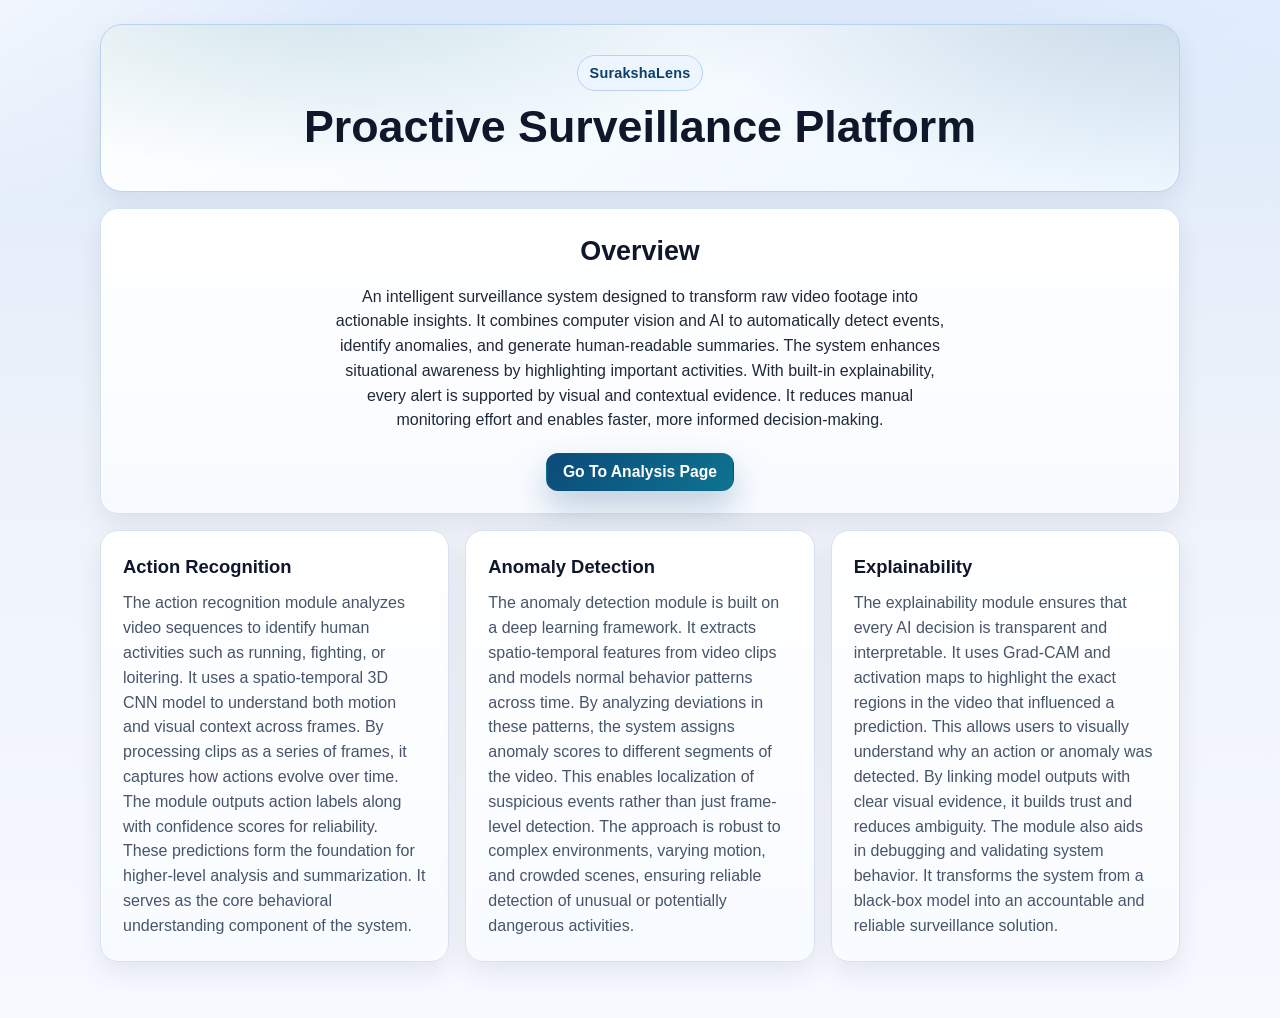
<file: templates/home.html>
<!DOCTYPE html>
<html lang="en">
<head>
    <meta charset="UTF-8">
    <meta name="viewport" content="width=device-width, initial-scale=1.0">
    <title>SurakshaLens - Home</title>
    <link rel="stylesheet" href="/static/styles.css">
</head>
<body class="home-page">
    <div class="page-shell">
        <header class="hero-header">
            <span class="brand-chip">SurakshaLens</span>
            <h1>Proactive Surveillance Platform</h1>
        </header>

        <section class="panel panel-overview">
            <h2>Overview</h2>
            <p class="project-description">
                An intelligent surveillance system designed to transform raw video footage into actionable insights. It combines computer vision and AI to automatically detect events, identify anomalies, and generate human-readable summaries. The system enhances situational awareness by highlighting important activities. With built-in explainability, every alert is supported by visual and contextual evidence. It reduces manual monitoring effort and enables faster, more informed decision-making.
            </p>
            <div class="hero-actions">
                <a class="btn btn-primary" href="/analyze">Go To Analysis Page</a>
            </div>
        </section>

        <section class="feature-grid">
            <article class="panel feature-card">
                <h3>Action Recognition</h3>
                <p>The action recognition module analyzes video sequences to identify human activities such as running, fighting, or loitering. It uses a spatio-temporal 3D CNN model to understand both motion and visual context across frames. By processing clips as a series of frames, it captures how actions evolve over time. The module outputs action labels along with confidence scores for reliability. These predictions form the foundation for higher-level analysis and summarization. It serves as the core behavioral understanding component of the system.</p>
            </article>

            <article class="panel feature-card">
                <h3>Anomaly Detection</h3>
                <p>The anomaly detection module is built on a deep learning framework. It extracts spatio-temporal features from video clips and models normal behavior patterns across time. By analyzing deviations in these patterns, the system assigns anomaly scores to different segments of the video. This enables localization of suspicious events rather than just frame-level detection. The approach is robust to complex environments, varying motion, and crowded scenes, ensuring reliable detection of unusual or potentially dangerous activities.</p>
            </article>

            <article class="panel feature-card">
                <h3>Explainability</h3>
                <p>The explainability module ensures that every AI decision is transparent and interpretable. It uses Grad-CAM and activation maps to highlight the exact regions in the video that influenced a prediction. This allows users to visually understand why an action or anomaly was detected. By linking model outputs with clear visual evidence, it builds trust and reduces ambiguity. The module also aids in debugging and validating system behavior. It transforms the system from a black-box model into an accountable and reliable surveillance solution.</p>
            </article>
        </section>
    </div>
</body>
</html>
</file>
<file: static/styles.css>
:root {
    --bg-0: #eef3fa;
    --bg-1: #dce9fb;
    --ink: #0f172a;
    --ink-soft: #475569;
    --surface: #ffffff;
    --surface-2: #f8fbff;
    --line: #d8e1f0;

    --brand: #0b4a7a;
    --brand-2: #0e7490;
    --brand-ink: #ffffff;

    --ok: #166534;
    --warn: #9a3412;
    --danger: #b91c1c;

    --shadow-soft: 0 10px 26px rgba(15, 23, 42, 0.08);
    --shadow-strong: 0 16px 32px rgba(11, 74, 122, 0.25);
}

* {
    box-sizing: border-box;
}

html,
body {
    margin: 0;
    padding: 0;
}

body {
    min-height: 100vh;
    color: var(--ink);
    font-family: Bahnschrift, "Segoe UI", "Noto Sans", "Helvetica Neue", Arial, sans-serif;
    font-size: 16px;
    line-height: 1.55;
    background:
        radial-gradient(900px 550px at -10% -10%, #ffffff 0%, transparent 60%),
        radial-gradient(900px 600px at 110% -20%, #e6f6ff 0%, transparent 58%),
        linear-gradient(180deg, var(--bg-1) 0%, var(--bg-0) 45%, #f6f9ff 100%);
}

a {
    color: inherit;
    text-decoration: none;
}

.page-shell {
    width: min(1080px, calc(100% - 2.5rem));
    margin: 24px auto 56px;
}

.brand-chip {
    display: inline-block;
    border: 1px solid #b9d3f2;
    background: #edf6ff;
    color: #0d3f66;
    border-radius: 999px;
    padding: 6px 12px;
    font-weight: 700;
    letter-spacing: 0.2px;
    font-size: 0.9rem;
}

h1 {
    margin: 10px 0 8px;
    line-height: 1.15;
    font-size: clamp(2rem, 3.5vw, 3rem);
}

h2 {
    margin: 0 0 12px;
    font-size: clamp(1.35rem, 2.1vw, 1.8rem);
}

h3 {
    margin: 0 0 10px;
    font-size: 1.15rem;
}

.subtitle {
    margin: 0;
    color: var(--ink-soft);
    max-width: none;
}

.muted {
    color: var(--ink-soft);
}

.panel {
    background: linear-gradient(180deg, var(--surface) 0%, var(--surface-2) 100%);
    border: 1px solid var(--line);
    border-radius: 18px;
    padding: 22px;
    box-shadow: var(--shadow-soft);
}

.hero-header {
    text-align: center;
    border: 1px solid #b8d2ef;
    border-radius: 22px;
    padding: 30px 24px;
    background:
        radial-gradient(900px 360px at 20% -30%, rgba(14, 116, 144, 0.2) 0%, transparent 55%),
        radial-gradient(900px 380px at 100% -30%, rgba(11, 74, 122, 0.2) 0%, transparent 58%),
        linear-gradient(145deg, #ffffff 0%, #edf7ff 100%);
    box-shadow: var(--shadow-soft);
}

.hero-actions {
    margin-top: 20px;
    display: flex;
    justify-content: center;
    gap: 10px;
    flex-wrap: wrap;
}

.page-header {
    display: flex;
    gap: 16px;
    align-items: flex-start;
    justify-content: space-between;
    margin-bottom: 16px;
}

.page-header-left {
    display: grid;
    gap: 2px;
}

.btn {
    appearance: none;
    display: inline-flex;
    align-items: center;
    justify-content: center;
    gap: 8px;
    border-radius: 12px;
    border: 1px solid transparent;
    padding: 10px 16px;
    font-size: 0.98rem;
    font-weight: 700;
    line-height: 1;
    cursor: pointer;
    transition: transform 0.16s ease, box-shadow 0.2s ease, background-color 0.2s ease;
}

.btn-primary {
    background: linear-gradient(135deg, var(--brand) 0%, var(--brand-2) 100%);
    color: var(--brand-ink);
    box-shadow: var(--shadow-strong);
}

.btn-primary:hover {
    transform: translateY(-1px);
    box-shadow: 0 18px 34px rgba(11, 74, 122, 0.3);
}

.btn-secondary {
    background: #ffffff;
    border-color: var(--line);
    color: #0b3f6b;
}

.btn-secondary:hover {
    transform: translateY(-1px);
    box-shadow: 0 10px 20px rgba(15, 23, 42, 0.12);
    background: #f8fbff;
}

.btn-danger {
    background: #b91c1c;
    color: #ffffff;
    box-shadow: 0 12px 22px rgba(185, 28, 28, 0.28);
}
.btn-danger:hover {
    transform: translateY(-1px);
    box-shadow: 0 16px 28px rgba(185, 28, 28, 0.35);
}

.btn-danger:disabled {
    opacity: 0.45;
    filter: saturate(0.35);
    cursor: not-allowed;
    box-shadow: none;
}

button.btn:disabled {
    opacity: 0.65;
    cursor: not-allowed;
    transform: none;
    box-shadow: none;
}

button:focus-visible,
input:focus-visible,
a:focus-visible {
    outline: 3px solid #1d4ed8;
    outline-offset: 2px;
}

.panel-overview {
    margin-top: 16px;
    text-align: center;
}

.project-description {
    margin: 8px auto 0;
    max-width: 70ch;
    color: #1f2937;
}

.feature-grid {
    margin-top: 16px;
    display: grid;
    grid-template-columns: repeat(3, minmax(0, 1fr));
    gap: 16px;
}

.feature-card p {
    margin: 0;
    color: var(--ink-soft);
}

.analysis-stack {
    display: grid;
    gap: 16px;
}

#uploadForm {
    display: flex;
    flex-wrap: wrap;
    gap: 10px;
    align-items: flex-end;
}

#uploadForm label {
    width: 100%;
    margin-bottom: -2px;
    font-weight: 600;
}

#videoInput {
    background: #ffffff;
    border: 1px solid var(--line);
    border-radius: 10px;
    padding: 9px 10px;
    min-width: 280px;
    max-width: 100%;
}

.model-grid {
    display: grid;
    grid-template-columns: repeat(3, minmax(210px, 1fr));
    gap: 10px;
    margin-bottom: 12px;
}

.model-pill {
    border: 1px solid var(--line);
    background: #ffffff;
    border-radius: 999px;
    padding: 8px 12px;
    display: flex;
    justify-content: space-between;
    align-items: center;
    gap: 10px;
    min-height: 42px;
}

.status {
    display: inline-block;
    border-radius: 999px;
    padding: 2px 10px;
    font-size: 0.85rem;
    font-weight: 700;
}

.status.ready {
    background: #dcfce7;
    color: var(--ok);
}

.status.loading {
    background: #ffedd5;
    color: var(--warn);
}

.status.error {
    background: #fee2e2;
    color: var(--danger);
}

progress {
    width: 100%;
    height: 18px;
    border: 1px solid #c8d9ee;
    border-radius: 999px;
    overflow: hidden;
    background: #ffffff;
}

progress::-webkit-progress-bar {
    background: #ffffff;
}

progress::-webkit-progress-value {
    background: linear-gradient(90deg, #0e7490 0%, #0b4a7a 100%);
}

progress::-moz-progress-bar {
    background: linear-gradient(90deg, #0e7490 0%, #0b4a7a 100%);
}

.stats-grid {
    margin-top: 10px;
    display: grid;
    grid-template-columns: repeat(2, minmax(220px, 1fr));
    gap: 8px 18px;
}

#resultsSection {
    display: grid;
    gap: 16px;
}

.hidden {
    display: none !important;
}

.badge {
    display: inline-block;
    border-radius: 999px;
    padding: 4px 10px;
    font-weight: 700;
}

.badge.green {
    background: #dcfce7;
    color: var(--ok);
}

.badge.orange {
    background: #ffedd5;
    color: var(--warn);
}

.badge.red {
    background: #fee2e2;
    color: var(--danger);
}

.clean-list {
    margin: 0;
    padding-left: 18px;
}

.video-grid {
    display: grid;
    grid-template-columns: repeat(2, minmax(240px, 1fr));
    gap: 12px;
}

video {
    width: 100%;
    border-radius: 12px;
    border: 1px solid var(--line);
    background: #000;
}

@media (max-width: 980px) {
    .page-shell {
        width: min(1080px, calc(100% - 1.5rem));
        margin-top: 16px;
    }

    .page-header {
        flex-direction: column;
        align-items: stretch;
    }

    .feature-grid {
        grid-template-columns: 1fr;
    }

    .model-grid {
        grid-template-columns: 1fr;
    }

    .stats-grid {
        grid-template-columns: 1fr;
    }

    .video-grid {
        grid-template-columns: 1fr;
    }
}
</file>
